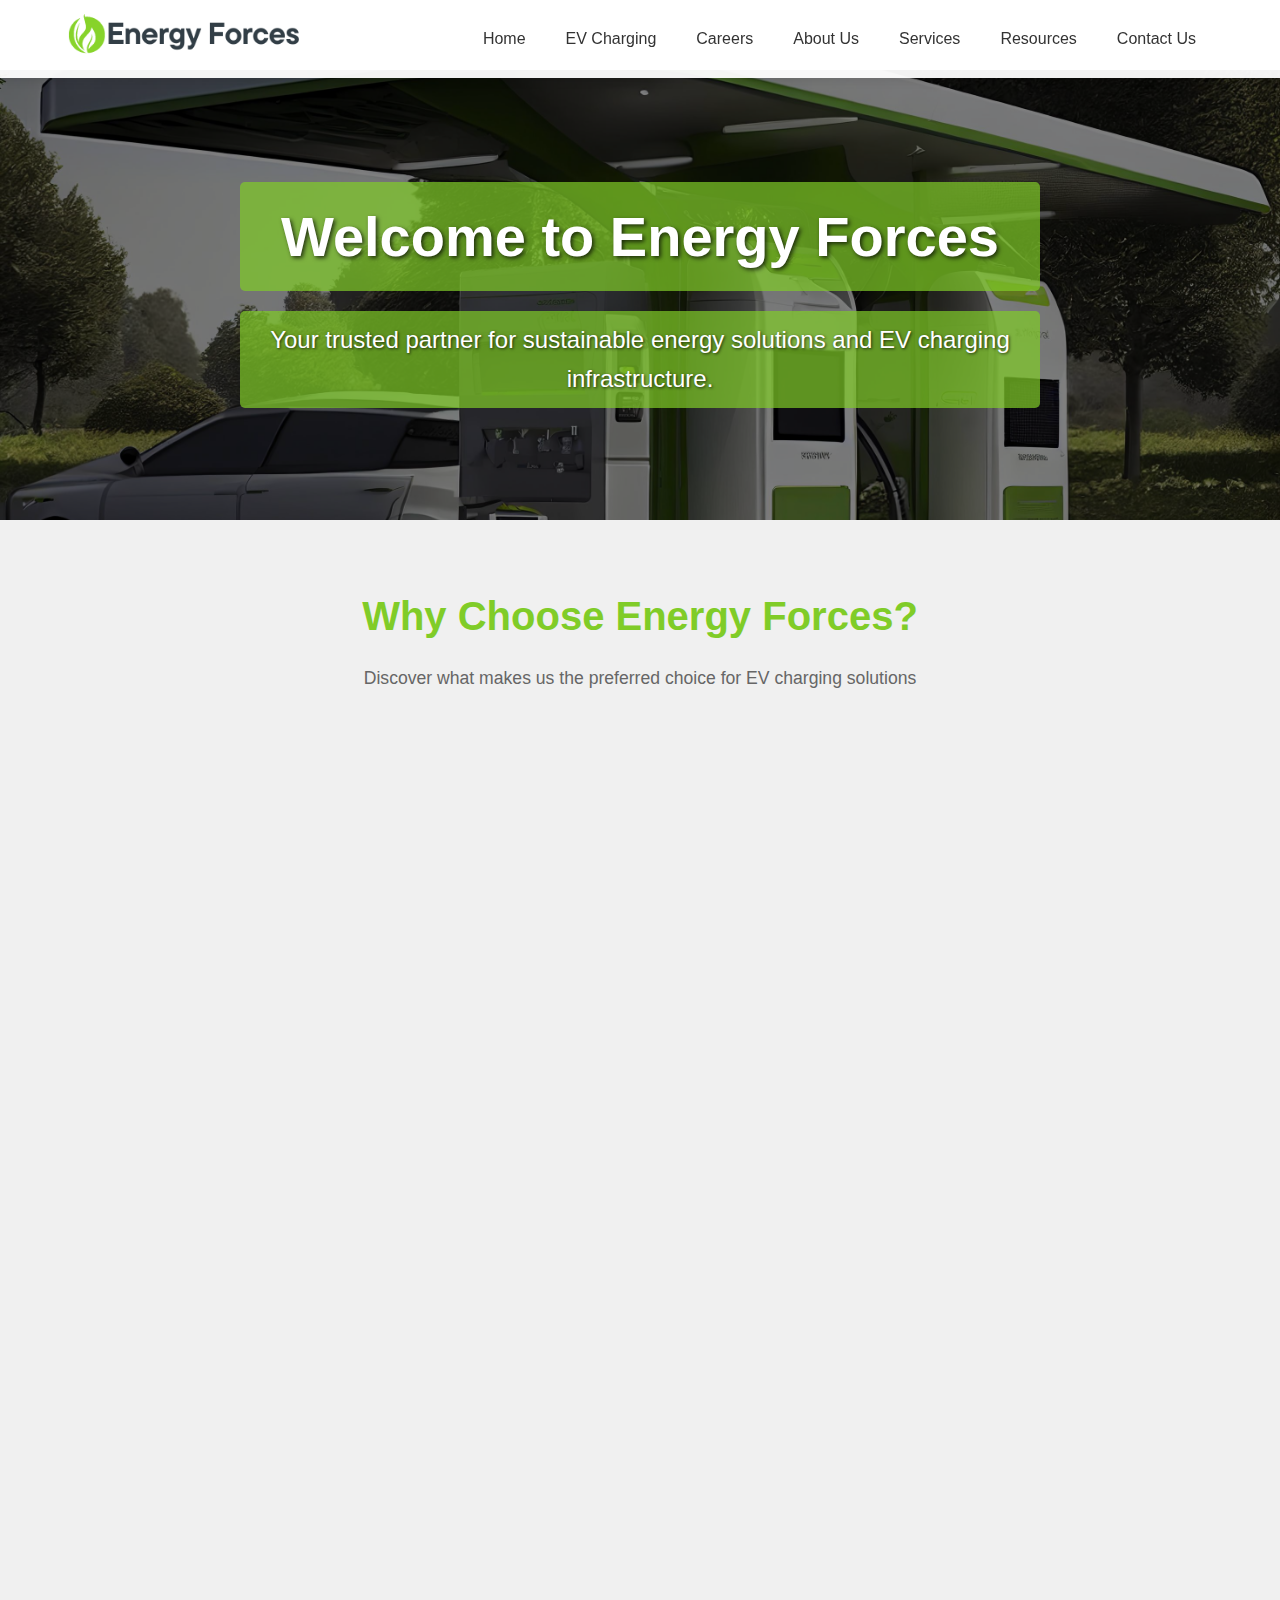
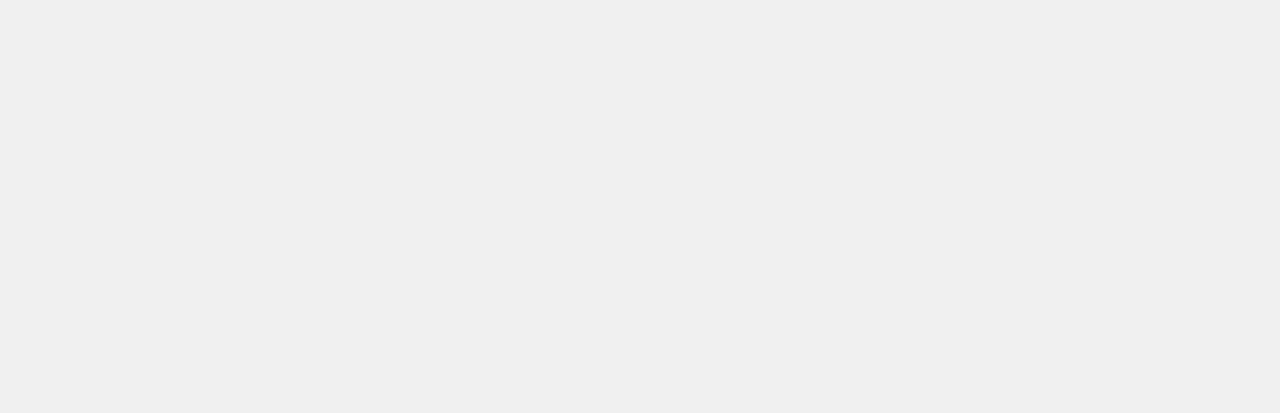
<file: index.html>
<!DOCTYPE html>
<html lang="en">
<head>
    <meta charset="UTF-8">
    <meta name="viewport" content="width=device-width, initial-scale=1.0">
    <title>Energy Force - Sustainable EV Charging Solutions</title>
    <link rel="stylesheet" href="css/style.css">
</head>
<body>  
    <!-- Main Content -->
    <header class="hero">
        <div class="hero-background" id="hero-background">
            <img src="images/ev-car.jpg" alt="Charging Station 1">
            <img src="images/ev-charger.jpeg" alt="EV Charging">
            <img src="images/ev-home.jpg" alt="Customer using charging point">
        </div>
        <div class="hero-content">
            <h1>Welcome to Energy Forces</h1>
            <p>Your trusted partner for sustainable energy solutions and EV charging infrastructure.</p>
        </div>
    </header>
<section class="why-choose-us">
    <div class="section-header">
        <h2>Why Choose Energy Forces?</h2>
        <p>Discover what makes us the preferred choice for EV charging solutions</p>
    </div>

    <div class="features-grid">
        <div class="feature-card">
            <div class="feature-icon">⚡</div>
            <h3>Ultra-Fast Charging</h3>
            <p>Our stations deliver up to 350kW charging speeds, getting you back on the road in minutes</p>
        </div>

        <div class="feature-card">
            <div class="feature-icon">🌍</div>
            <h3>Eco-Friendly Energy</h3>
            <p>100% renewable energy sources powering our nationwide network</p>
        </div>

        <div class="feature-card">
            <div class="feature-icon">📱</div>
            <h3>Smart App Control</h3>
            <p>Real-time monitoring and payment through our award-winning mobile app</p>
        </div>

        <div class="feature-card">
            <div class="feature-icon">🛡️</div>
            <h3>Premium Security</h3>
            <p>24/7 surveillance and emergency support at all locations</p>
        </div>
    </div>
</section>

    <div id="energy-efficiency-tips" class="info-section">
        <h2>Energy Efficiency Tips</h2>
        <ul>
            <li>Avoid rapid acceleration and braking to conserve energy.</li>
            <li>Regularly maintain your EV's battery for optimal performance.</li>
            <li>Charge your EV during off-peak hours to save on energy costs.</li>
        </ul>
    </div>

    <div id="customer-testimonials" class="info-section">
        <h2>Customer Testimonials</h2>
        <div class="testimonial">
            <img src="images/customer1.jpg" alt="John D." class="testimonial-img">
            <div class="testimonial-content">
                <p>"I love the convenience of the charging stations provided by Electric Power Solutions. Definitely recommend!"</p>
                <h4>- John D.</h4>
            </div>
        </div>
        <div class="testimonial">
            <img src="images/customer2.png" alt="Sarah L." class="testimonial-img">
            <div class="testimonial-content">
                <p>"The EV range calculator has been a game-changer for planning my trips. Great feature!"</p>
                <h4>- Sarah L.</h4>
            </div>
        </div>
        <div class="testimonial">
            <img src="images/customer3.jpg" alt="Emily R." class="testimonial-img">
            <div class="testimonial-content">
                <p>"Excellent customer service and reliable charging points. Keep up the good work!"</p>
                <h4>- Emily R.</h4>
            </div>
        </div>
    </div>

    <script src="js/navbar.js"></script>
    <script src="js/slideshow.js"></script>
    <script src="js/animations.js"></script>
</body>
</html>
</file>
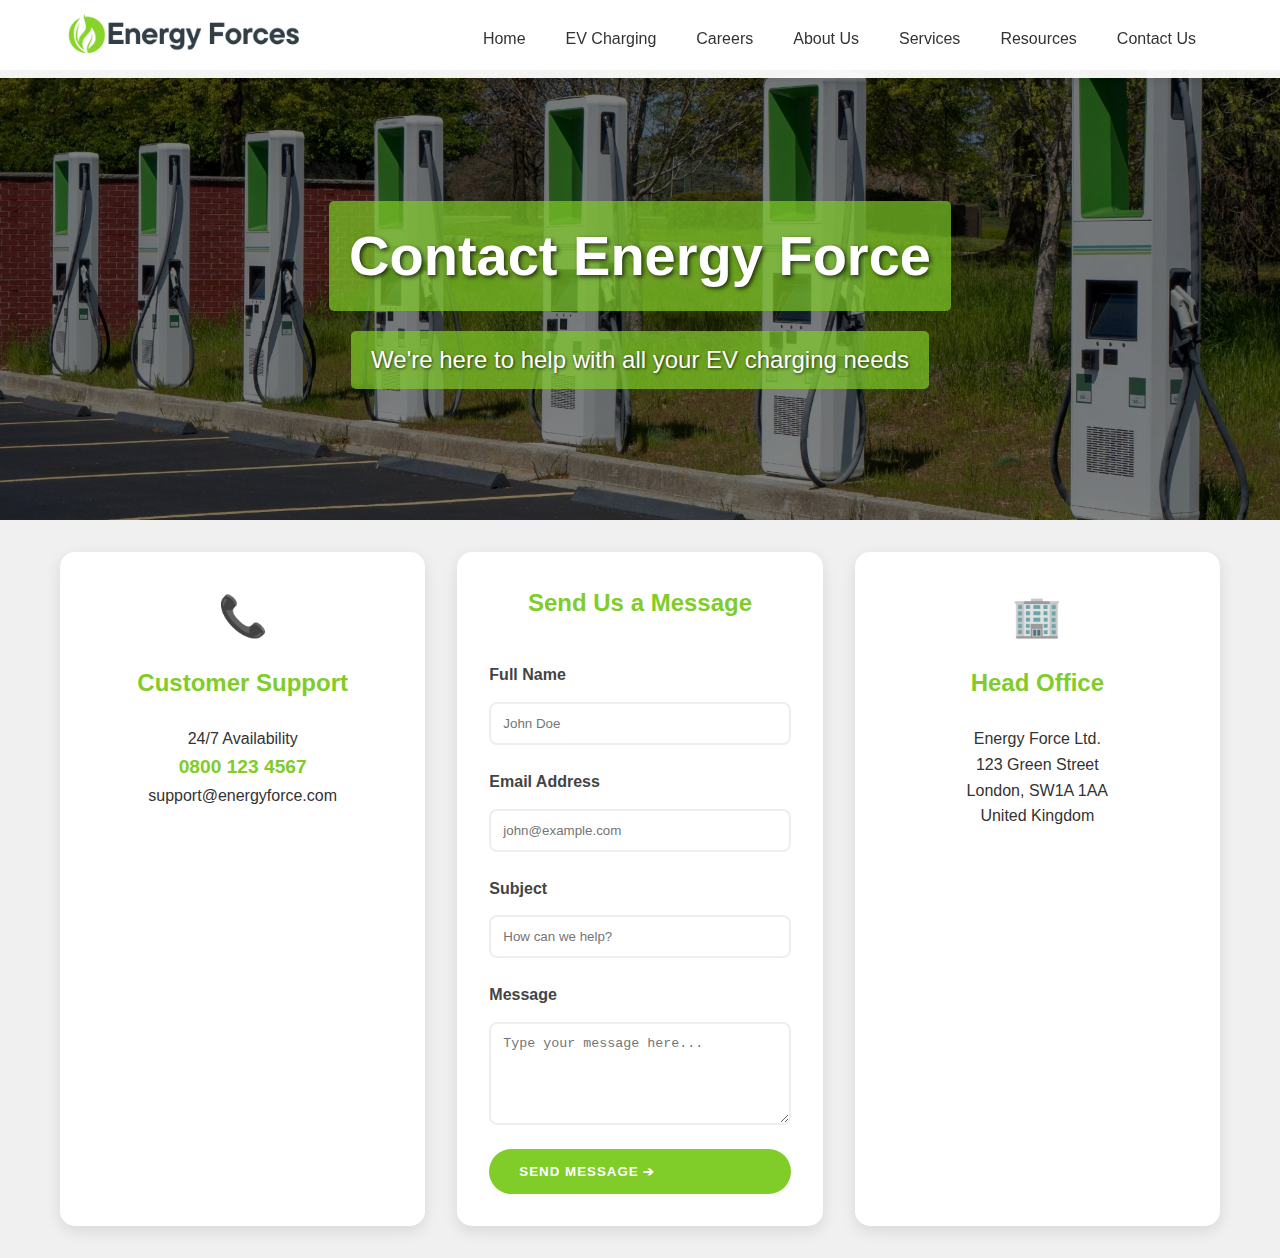
<file: contact-us.html>
<!DOCTYPE html>
<html lang="en">
<head>
  <meta charset="UTF-8">
  <meta name="viewport" content="width=device-width, initial-scale=1.0">
  <title>Contact Us - Energy Force</title>
  <link rel="stylesheet" href="css/style.css">
  <style>
    /* Contact Page Specific Styles */
    .contact-grid {
      display: grid;
      grid-template-columns: repeat(auto-fit, minmax(300px, 1fr));
      gap: 2rem;
      max-width: 1200px;
      margin: 2rem auto;
      padding: 0 20px;
    }
    
    #contact-form {
      display: grid;
      gap: 1.5rem;
      background: white;
      padding: 2rem;
      border-radius: 15px;
      box-shadow: 0 5px 15px rgba(0,0,0,0.1);
      transition: transform 0.3s ease, box-shadow 0.3s ease;
    }
    
    #contact-form:hover {
      transform: translateY(-5px);
      box-shadow: 0 8px 20px rgba(0,0,0,0.15);
    }
    
    #contact-form label {
      font-weight: 600;
      color: #444;
      margin-bottom: -10px;
    }
    
    #contact-form input,
    #contact-form textarea {
      padding: 12px;
      border: 2px solid #eee;
      border-radius: 8px;
      transition: all 0.3s ease;
    }
    
    #contact-form input:focus,
    #contact-form textarea:focus {
      border-color: #80CC28;
      outline: none;
    }
    
    .contact-card {
      background: white;
      padding: 2rem;
      border-radius: 15px;
      text-align: center;
      box-shadow: 0 5px 15px rgba(0,0,0,0.1);
      transition: transform 0.3s ease, box-shadow 0.3s ease;
    }
    
    .contact-card:hover {
      transform: translateY(-5px);
      box-shadow: 0 8px 20px rgba(0,0,0,0.15);
    }
    
    .contact-card h2 {
      color: #80CC28;
      margin-bottom: 1.5rem;
    }
    
    .contact-icon {
      font-size: 2.5rem;
      margin-bottom: 1rem;
      color: #80CC28;
    }
  </style>
</head>
<body>
  <main>
    <section class="hero">
      <div class="hero-background">
        <img src="images/ev-charger.jpeg" alt="EV Charging Station">
        <img src="images/ev-car.jpg" alt="Electric Vehicle Being Charged">
        <img src="images/ev-home.jpg" alt="EV Charger Close-up">
      </div>
      <h1>Contact Energy Force</h1>
      <p>We're here to help with all your EV charging needs</p>
    </section>
    
    <div class="contact-grid">
      <div class="contact-card">
        <div class="contact-icon">📞</div>
        <h2>Customer Support</h2>
        <p>24/7 Availability</p>
        <p class="highlight-text">0800 123 4567</p>
        <p>support@energyforce.com</p>
      </div>
      
      <form id="contact-form">
        <h2 style="text-align: center; color: #80CC28;">Send Us a Message</h2>
        <label for="name">Full Name</label>
        <input type="text" id="name" name="name" required placeholder="John Doe">
        
        <label for="email">Email Address</label>
        <input type="email" id="email" name="email" required placeholder="john@example.com">
        
        <label for="subject">Subject</label>
        <input type="text" id="subject" name="subject" required placeholder="How can we help?">
        
        <label for="message">Message</label>
        <textarea id="message" name="message" rows="5" required placeholder="Type your message here..."></textarea>
        
        <button type="submit" class="animated-button">
          Send Message ➔
        </button>
      </form>
      
      <div class="contact-card">
        <div class="contact-icon">🏢</div>
        <h2>Head Office</h2>
        <p>Energy Force Ltd.</p>
        <p>123 Green Street</p>
        <p>London, SW1A 1AA</p>
        <p>United Kingdom</p>
      </div>
    </div>
  </main>
  
  <script src="js/slideshow.js"></script>
  <script src="js/navbar.js"></script>
</body>
</html>
</file>
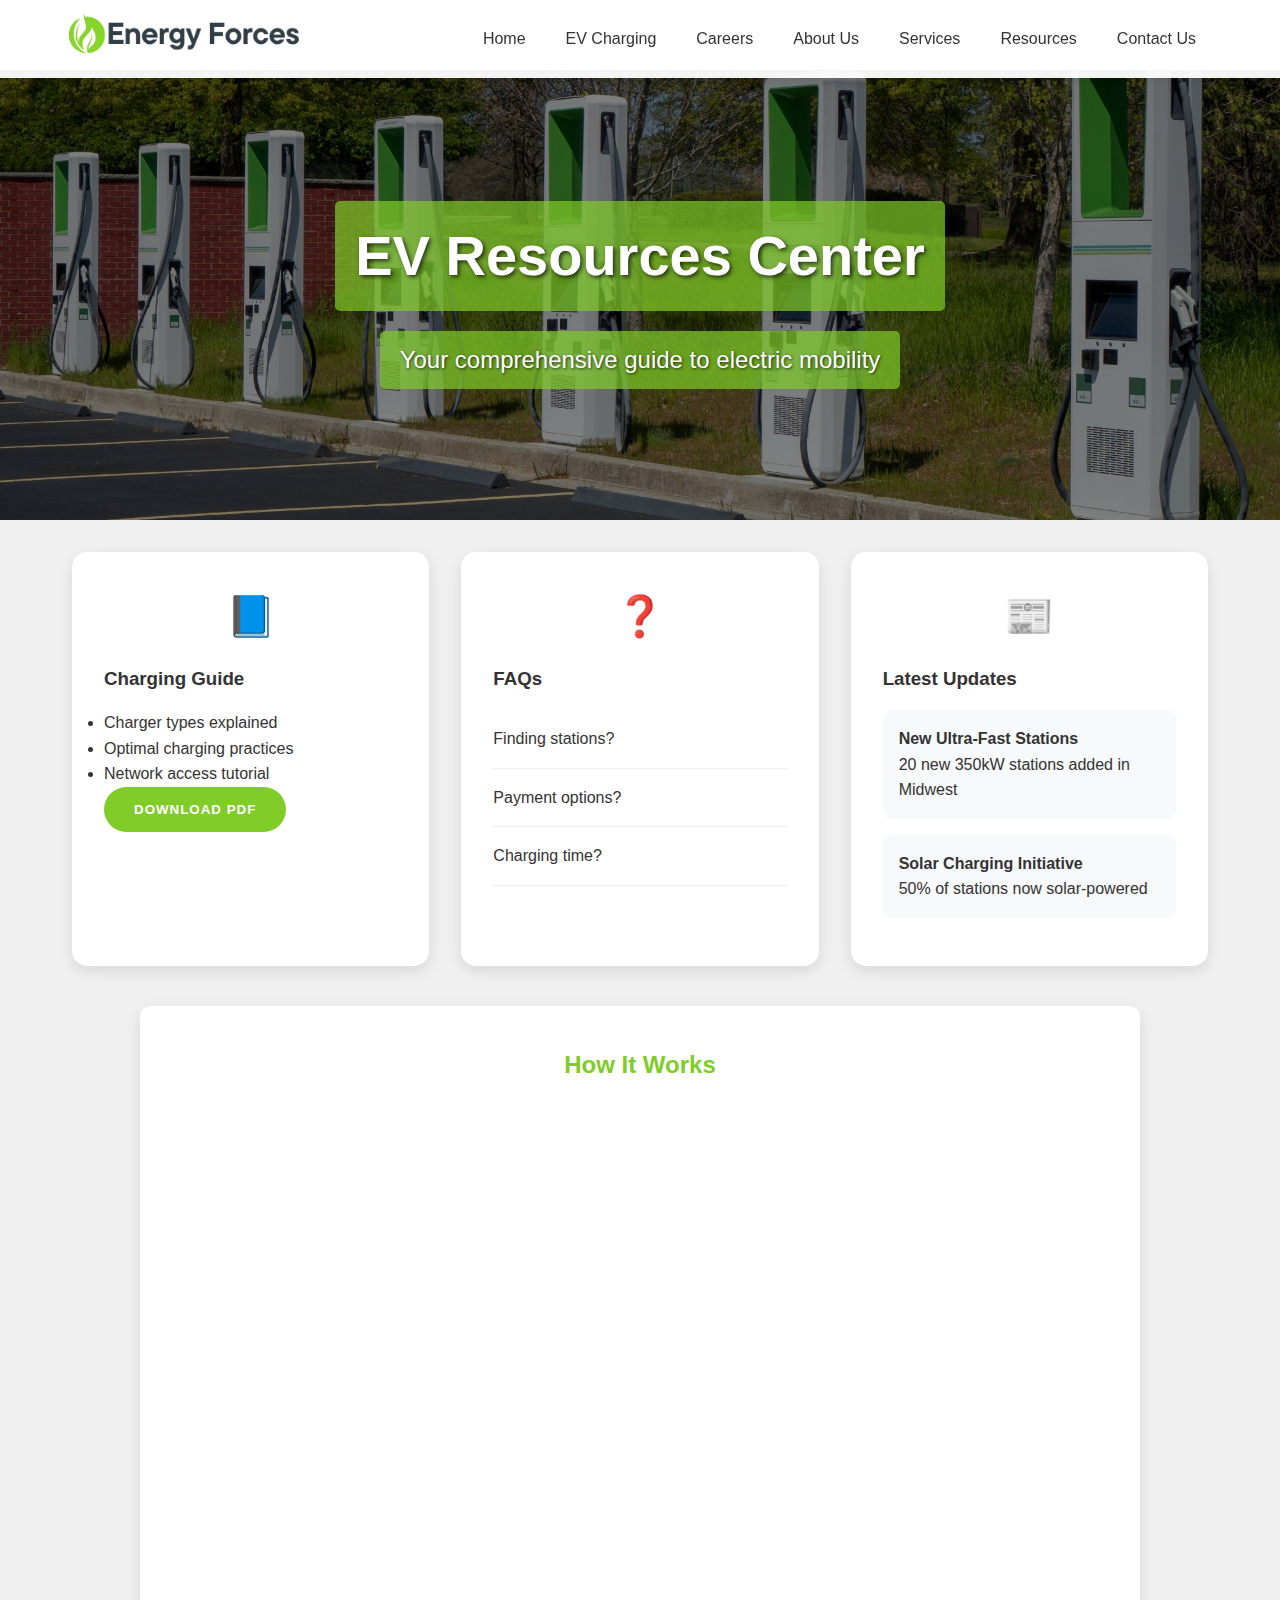
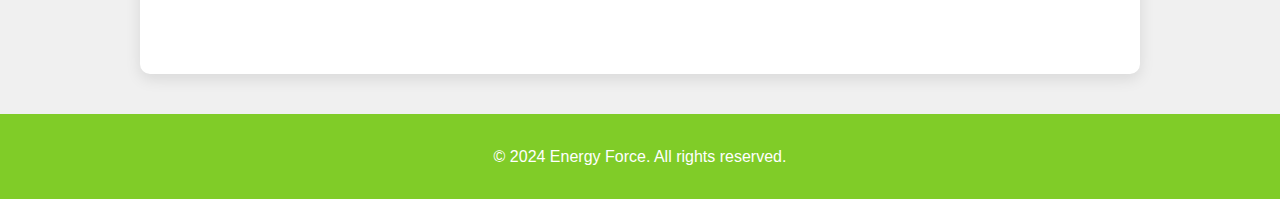
<file: resources.html>
<!DOCTYPE html>
<html lang="en">
<head>
  <meta charset="UTF-8">
  <meta name="viewport" content="width=device-width, initial-scale=1.0">
  <title>Resources - Energy Force</title>
  <link rel="stylesheet" href="css/style.css">
  <style>
    /* Additional styles for Resources Page */
    .resource-card {
      transition: transform 0.3s ease, box-shadow 0.3s ease;
    }
    .resource-card:hover {
      transform: translateY(-5px);
      box-shadow: 0 8px 20px rgba(0, 0, 0, 0.15);
    }
  </style>
</head>
<body>
  <main>
    <section class="hero">
      <div class="hero-background">
        <img src="images/ev-charger.jpeg" alt="EV Charging Station">
        <img src="images/ev-car.jpg" alt="Electric Vehicle Being Charged">
        <img src="images/ev-home.jpg" alt="EV Charger Close-up">
      </div>
      <h1>EV Resources Center</h1>
      <p>Your comprehensive guide to electric mobility</p>
    </section>

    <div class="resources-grid">
      <!-- Charging Guide Card -->
      <div class="resource-card">
        <div class="resource-icon">📘</div>
        <h3>Charging Guide</h3>
        <div class="resource-content">
          <ul>
            <li>Charger types explained</li>
            <li>Optimal charging practices</li>
            <li>Network access tutorial</li>
          </ul>
          <button class="animated-button">Download PDF</button>
        </div>
      </div>

      <!-- Interactive FAQ Card -->
      <div class="resource-card">
        <div class="resource-icon">❓</div>
        <h3>FAQs</h3>
        <div class="faq-accordion">
          <div class="faq-item">
            <div class="faq-question">Finding stations?</div>
            <div class="faq-answer">Use our mobile app with live map</div>
          </div>
          <div class="faq-item">
            <div class="faq-question">Payment options?</div>
            <div class="faq-answer">Credit cards, mobile pay, RFID cards</div>
          </div>
          <div class="faq-item">
            <div class="faq-question">Charging time?</div>
            <div class="faq-answer">30-45 mins for 80% fast charge</div>
          </div>
        </div>
      </div>

      <!-- News Section -->
      <div class="resource-card">
        <div class="resource-icon">📰</div>
        <h3>Latest Updates</h3>
        <div class="news-feed">
          <article class="news-item">
            <h4>New Ultra-Fast Stations</h4>
            <p>20 new 350kW stations added in Midwest</p>
          </article>
          <article class="news-item">
            <h4>Solar Charging Initiative</h4>
            <p>50% of stations now solar-powered</p>
          </article>
        </div>
      </div>
    </div>

    <section class="info-section video-section">
      <h2>How It Works</h2>
      <div class="video-wrapper">
        <iframe width="560" height="315" src="https://www.youtube.com/embed/XDrcdABiDU4" frameborder="0" allowfullscreen></iframe>
      </div>
    </section>
  </main>
  <footer>
    <p>&copy; 2024 Energy Force. All rights reserved.</p>
  </footer>

  <script src="js/slideshow.js"></script>
  <script src="js/navbar.js"></script>
  <script>
    // FAQ Accordion Functionality
    document.addEventListener('DOMContentLoaded', function() {
      const faqQuestions = document.querySelectorAll('.faq-question');
      faqQuestions.forEach(question => {
        question.addEventListener('click', function() {
          const answer = this.nextElementSibling;
          answer.style.display = (answer.style.display === 'block') ? 'none' : 'block';
        });
      });
    });
  </script>
</body>
</html>
</file>
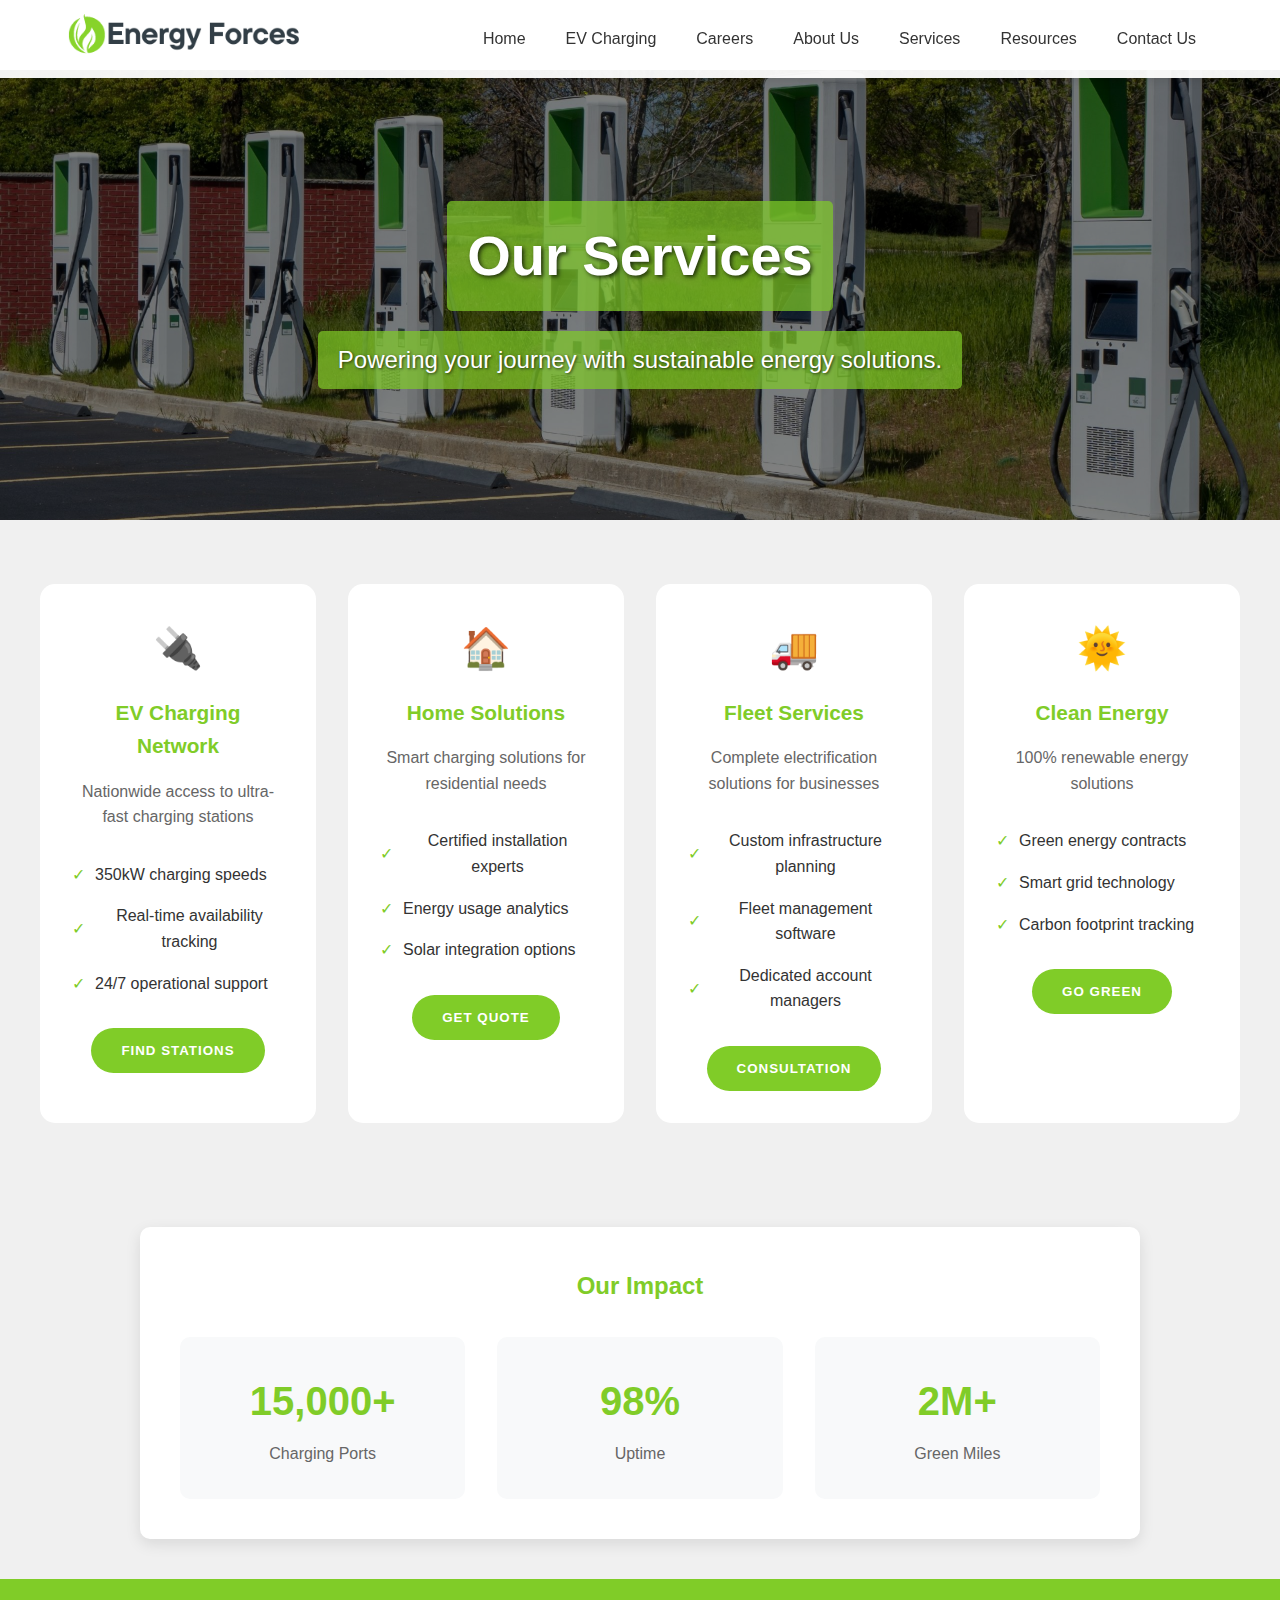
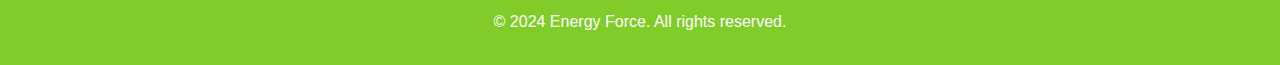
<file: services.html>
<!DOCTYPE html>
<html lang="en">
<head>
    <meta charset="UTF-8">
    <meta name="viewport" content="width=device-width, initial-scale=1.0">
    <title>Services - Energy Force</title>
    <link rel="stylesheet" href="css/style.css">
</head>
<body>
    <main>
        <section class="hero">
            <div class="hero-background">
                <img src="images/ev-charger.jpeg" alt="EV Charging Station">
                <img src="images/ev-car.jpg" alt="Electric Vehicle Being Charged">
                <img src="images/ev-home.jpg" alt="EV Charger Close-up">
            </div>
            <h1>Our Services</h1>
            <p>Powering your journey with sustainable energy solutions.</p>
        </section>


        <div class="why-choose-us">
            <div class="features-grid">
                <!-- EV Charging Network Card -->
                <div class="feature-card">
                    <div class="feature-icon">🔌</div>
                    <h3>EV Charging Network</h3>
                    <p>Nationwide access to ultra-fast charging stations</p>
                    <ul class="service-features">
                        <li>350kW charging speeds</li>
                        <li>Real-time availability tracking</li>
                        <li>24/7 operational support</li>
                    </ul>
                    <button class="animated-button">Find Stations</button>
                </div>

                <!-- Home Charging Card -->
                <div class="feature-card">
                    <div class="feature-icon">🏠</div>
                    <h3>Home Solutions</h3>
                    <p>Smart charging solutions for residential needs</p>
                    <ul class="service-features">
                        <li>Certified installation experts</li>
                        <li>Energy usage analytics</li>
                        <li>Solar integration options</li>
                    </ul>
                    <button class="animated-button">Get Quote</button>
                </div>

                <!-- Fleet Services Card -->
                <div class="feature-card">
                    <div class="feature-icon">🚚</div>
                    <h3>Fleet Services</h3>
                    <p>Complete electrification solutions for businesses</p>
                    <ul class="service-features">
                        <li>Custom infrastructure planning</li>
                        <li>Fleet management software</li>
                        <li>Dedicated account managers</li>
                    </ul>
                    <button class="animated-button">Consultation</button>
                </div>

                <!-- Energy Supply Card -->
                <div class="feature-card">
                    <div class="feature-icon">🌞</div>
                    <h3>Clean Energy</h3>
                    <p>100% renewable energy solutions</p>
                    <ul class="service-features">
                        <li>Green energy contracts</li>
                        <li>Smart grid technology</li>
                        <li>Carbon footprint tracking</li>
                    </ul>
                    <button class="animated-button">Go Green</button>
                </div>
            </div>
        </div>

        <section class="info-section stats-section">
            <h2>Our Impact</h2>
            <div class="stats-grid">
                <div class="stat-card">
                    <div class="stat-value">15,000+</div>
                    <div class="stat-label">Charging Ports</div>
                </div>
                <div class="stat-card">
                    <div class="stat-value">98%</div>
                    <div class="stat-label">Uptime</div>
                </div>
                <div class="stat-card">
                    <div class="stat-value">2M+</div>
                    <div class="stat-label">Green Miles</div>
                </div>
            </div>
        </section>
    </main>
        <footer>
        <p>&copy; 2024 Energy Force. All rights reserved.</p>
    </footer>

    <script src="js/slideshow.js"></script>
    <script src="js/navbar.js"></script>
</body>
</html>
</file>
<file: css/style.css>
/* Reset and base styles */
*, *::before, *::after {
    margin: 0;
    padding: 0;
    box-sizing: border-box;
}

body {
    font-family: 'Roboto', Arial, sans-serif;
    line-height: 1.6;
    color: #333;
    padding-top: 70px;
}

/* Typography */
h1, h2, h3 {
    font-family: 'Montserrat', sans-serif;
    margin-bottom: 1rem;
}

/* Navigation bar styles */
.navbar {
    background-color: rgba(255, 255, 255, 0.95);
    position: fixed;
    top: 0;
    width: 100%;
    z-index: 1000;
    display: flex;
    justify-content: space-between;
    align-items: center;
    padding: 10px 5%;
    box-shadow: 0 2px 10px rgba(0, 0, 0, 0.1);
    transition: all 0.3s ease;
}

.navbar-brand {
    display: flex;
    align-items: center;
}

.navbar-logo {
    height: 50px;
    width: auto;
    transition: transform 0.3s ease;
}

.navbar-logo:hover {
    transform: scale(1.05);
}

.navbar-toggle {
    display: none;
    font-size: 24px;
    cursor: pointer;
    color: #80CC28;
    background: none;
    border: none;
}

.navbar-menu {
    display: flex;
    justify-content: space-between;
    align-items: center;
}

.navbar-link > a {
    color: #333;
    text-decoration: none;
    padding: 10px 15px;
    margin: 0 5px;
    font-weight: 500;
    transition: all 0.3s ease;
    border-radius: 5px;
}

.navbar-link > a:hover {
    background-color: #80CC28;
    color: white;
}

/* Hero section */
.hero {
    position: relative;
    text-align: center;
    padding: 100px 20px;
    color: white;
    overflow: hidden;
    height: 50vh; /* Reduced to half viewport height */
    display: flex;
    flex-direction: column;
    justify-content: center;
    align-items: center;
    background-color: #f0f0f0; /* Light background color for the rest of the page */
}

.hero h1 {
    font-size: 3.5em;
    margin-bottom: 20px;
    text-shadow: 2px 2px 4px rgba(0, 0, 0, 0.7);
    position: relative;
    z-index: 2;
}

.hero p {
    font-size: 1.5em;
    max-width: 800px;
    margin: 0 auto;
    position: relative;
    z-index: 2;
    text-shadow: 1px 1px 3px rgba(0, 0, 0, 0.7);
}

.hero-background {
    position: absolute;
    top: 0;
    left: 0;
    width: 100%;
    height: 100%;
    z-index: 1;
}

.hero-background img {
    position: absolute;
    top: 0;
    left: 0;
    width: 100%;
    height: 100%;
    object-fit: cover;
    opacity: 0;
    transition: opacity 1s ease-in-out;
}

.hero-background img.active {
    opacity: 1;
}

/* Add a semi-transparent overlay for better text readability */
.hero::after {
    content: '';
    position: absolute;
    top: 0;
    left: 0;
    right: 0;
    bottom: 0;
    background: rgba(0, 0, 0, 0.5);
    z-index: 1;
}

/* Adjust text styles for better readability */
.hero h1, .hero p {
    background-color: rgba(128, 204, 40, 0.7); /* Semi-transparent background using logo color */
    padding: 10px 20px;
    border-radius: 5px;
}
body {
    background-color: #f0f0f0;
}
/* Sections */
.info-section {
    padding: 40px;
    background-color: white;
    border-radius: 10px;
    box-shadow: 0 5px 15px rgba(0, 0, 0, 0.1);
    max-width: 1000px;
    margin: 40px auto;
    transition: transform 0.3s ease;
}

.info-section:hover {
    transform: translateY(-5px);
}

.info-section h2 {
    text-align: center;
    margin-bottom: 30px;
    color: #80CC28;
}


/* Image gallery */
#image-gallery {
    display: flex;
    flex-wrap: wrap;
    justify-content: space-around;
}

#image-gallery img {
    max-width: 30%;
    margin: 10px;
    border-radius: 10px;
    box-shadow: 0 3px 10px rgba(0, 0, 0, 0.2);
    transition: transform 0.3s ease;
}

#image-gallery img:hover {
    transform: scale(1.05);
}

/* Footer */
footer {
    text-align: center;
    padding: 30px;
    background-color: #80CC28;
    color: white;
}

/* Buttons */
button {
    background-color: #80CC28;
    color: white;
    border: none;
    padding: 12px 25px;
    cursor: pointer;
    border-radius: 25px;
    font-weight: bold;
    transition: all 0.3s ease;
    text-transform: uppercase;
    letter-spacing: 1px;
}

button:hover {
    background-color: #66a320;
    transform: translateY(-2px);
    box-shadow: 0 4px 8px rgba(0, 0, 0, 0.2);
}

/* Tables */
table {
    width: 100%;
    border-collapse: separate;
    border-spacing: 0;
    margin-bottom: 20px;
    overflow: hidden;
    border-radius: 10px;
    box-shadow: 0 0 20px rgba(0, 0, 0, 0.1);
}

th, td {
    padding: 15px;
    background-color: white;
    border-bottom: 1px solid #f2f2f2;
}

th {
    background-color: #80CC28;
    color: white;
    text-transform: uppercase;
    letter-spacing: 1px;
}

/* EV Range Calculator */
#ev-range-calculator {
    padding: 30px;
    background-color: white;
    border-radius: 10px;
    box-shadow: 0 5px 15px rgba(0, 0, 0, 0.1);
    max-width: 500px;
    margin: 40px auto;
}

#ev-range-calculator h2 {
    margin-bottom: 25px;
    color: #80CC28;
}

#ev-range-calculator label {
    display: block;
    margin-bottom: 10px;
    font-weight: 500;
}

#ev-range-calculator select,
#ev-range-calculator input {
    width: 100%;
    padding: 12px;
    margin-bottom: 20px;
    border: 1px solid #ddd;
    border-radius: 5px;
    transition: border-color 0.3s ease;
}

#ev-range-calculator select:focus,
#ev-range-calculator input:focus {
    outline: none;
    border-color: #80CC28;
}

#range-output {
    margin-top: 25px;
    font-size: 1.3em;
    font-weight: bold;
    color: #80CC28;
}

/* Responsive styles */
@media (max-width: 768px) {
    .navbar-menu {
        display: none;
        flex-direction: column;
        width: 100%;
        position: absolute;
        top: 70px;
        left: 0;
        background-color: white;
        box-shadow: 0 5px 10px rgba(0, 0, 0, 0.1);
    }

    .navbar-menu.active {
        display: flex;
    }

    .navbar-link {
        width: 100%;
        text-align: center;
    }

    .navbar-link > a {
        padding: 15px 20px;
        margin: 0;
        border-radius: 0;
    }

    .navbar-toggle {
        display: block;
    }

    #image-gallery img {
        max-width: 100%;
    }
}
/* Why Choose Us Section */
.why-choose-us {
    padding: 4rem 2rem;
}

.section-header {
    text-align: center;
    margin-bottom: 3rem;
}

.section-header h2 {
    font-size: 2.5rem;
    color: #80CC28;
    margin-bottom: 1rem;
}

.section-header p {
    color: #666;
    font-size: 1.1rem;
}

.features-grid {
    display: grid;
    grid-template-columns: repeat(auto-fit, minmax(250px, 1fr));
    gap: 2rem;
    max-width: 1200px;
    margin: 0 auto;
}

.feature-card {
    background: white;
    padding: 2rem;
    border-radius: 15px;
    text-align: center;
    transition: transform 0.3s ease, box-shadow 0.3s ease;
    cursor: pointer;
}

.feature-card:hover {
    transform: translateY(-10px);
    box-shadow: 0 10px 30px rgba(0,0,0,0.1);
}

.feature-icon {
    font-size: 2.5rem;
    margin-bottom: 1rem;
    transition: transform 0.3s ease;
}

.feature-card:hover .feature-icon {
    transform: scale(1.2);
}

.feature-card h3 {
    color: #80CC28;
    margin-bottom: 1rem;
    font-size: 1.3rem;
}

.feature-card p {
    color: #666;
    line-height: 1.6;
}

@media (max-width: 768px) {
    .features-grid {
        grid-template-columns: 1fr;
    }
    
    .section-header h2 {
        font-size: 2rem;
    }
}
/* Additional Global Styles */
.highlight-text {
    font-weight: bold;
    color: #80CC28;
    font-size: 1.2em;
}

.animated-button {
    background: #80CC28;
    color: white;
    border: none;
    padding: 15px 30px;
    border-radius: 30px;
    font-weight: bold;
    cursor: pointer;
    transition: all 0.3s ease;
    display: inline-flex;
    align-items: center;
    gap: 10px;
}

.animated-button:hover {
    background: #66a320;
    transform: translateY(-2px);
    box-shadow: 0 5px 15px rgba(0,0,0,0.2);
}

.form-grid {
    display: grid;
    gap: 1.5rem;
    grid-template-columns: repeat(auto-fit, minmax(250px, 1fr));
    margin-bottom: 2rem;
}
/* Services Page Enhancements */
.service-features {
    list-style: none;
    margin: 1.5rem 0;
}

.service-features li {
    padding: 8px 0;
    display: flex;
    align-items: center;
}

.service-features li::before {
    content: "✓";
    color: #80CC28;
    margin-right: 10px;
}

.stats-section {
    text-align: center;
}

.stats-grid {
    display: grid;
    grid-template-columns: repeat(auto-fit, minmax(150px, 1fr));
    gap: 2rem;
    margin-top: 2rem;
}

.stat-card {
    background: #f8f9fa;
    padding: 2rem;
    border-radius: 10px;
}

.stat-value {
    font-size: 2.5rem;
    color: #80CC28;
    font-weight: bold;
}

.stat-label {
    color: #666;
    margin-top: 0.5rem;
}

/* Resources Page Enhancements */
.resources-grid {
    display: grid;
    grid-template-columns: repeat(auto-fit, minmax(300px, 1fr));
    gap: 2rem;
    max-width: 1200px;
    margin: 2rem auto;
    padding: 0 2rem;
}

.resource-card {
    background: white;
    border-radius: 15px;
    padding: 2rem;
    box-shadow: 0 5px 15px rgba(0,0,0,0.1);
}

.resource-icon {
    font-size: 2.5rem;
    text-align: center;
    margin-bottom: 1rem;
}

.faq-accordion {
    margin-top: 1rem;
}

.faq-item {
    border-bottom: 1px solid #eee;
    padding: 1rem 0;
}

.faq-question {
    font-weight: 500;
    cursor: pointer;
}

.faq-answer {
    display: none;
    padding-top: 0.5rem;
    color: #666;
}

.news-item {
    margin: 1rem 0;
    padding: 1rem;
    background: #f8f9fa;
    border-radius: 8px;
}

.video-wrapper {
    position: relative;
    padding-bottom: 56.25%;
    height: 0;
    margin-top: 2rem;
}

.video-wrapper iframe {
    position: absolute;
    top: 0;
    left: 0;
    width: 100%;
    height: 100%;
    border-radius: 15px;
}

@media (max-width: 768px) {
    .stats-grid {
        grid-template-columns: 1fr;
    }
    
    .resource-card {
        margin: 1rem;
    }
}
.user-location-marker .pulse-dot {
    width: 20px;
    height: 20px;
    background: #80CC28;
    border-radius: 50%;
    animation: pulse 1.5s infinite;
}

@keyframes pulse {
    0% { transform: scale(0.8); opacity: 1; }
    100% { transform: scale(2); opacity: 0; }
}

.charging-popup {
    font-family: 'Roboto', sans-serif;
}

.charging-popup h4 {
    margin: 0 0 10px;
    color: #333;
}

.charging-popup p {
    margin: 8px 0;
}
/* In ev-charging.html's style section */
.page-header {
    padding: 1.5rem 1rem;
    background: linear-gradient(135deg, #66a320 0%, #80CC28 100%);
}

.header-content {
    max-width: 1200px;
    margin: 0 auto;
}

.page-header h1 {
    font-size: 2rem;
    margin-bottom: 0.5rem;
}

.page-header p {
    font-size: 1rem;
    margin-bottom: 1.5rem;
}

.header-actions {
    display: flex;
    gap: 15px;
    justify-content: center;
    flex-wrap: wrap;
}

.search-box {
    display: flex;
    background: white;
    border-radius: 30px;
    padding: 5px 15px;
}

#location-search {
    border: none;
    padding: 8px;
    min-width: 250px;
}

.search-btn {
    background: none;
    color: #666;
    padding: 0;
}

.map-legend {
    position: fixed;
    bottom: 30px;
    left: 30px;
    z-index: 1000;
    background: rgba(255,255,255,0.95);
    padding: 15px;
    border-radius: 12px;
    box-shadow: 0 4px 12px rgba(0,0,0,0.15);
}

.legend-item {
    display: flex;
    align-items: center;
    gap: 10px;
    margin: 10px 0;
}

.legend-item img {
    width: 24px;
    height: 24px;
}

/* Adjust map height */
#map {
    height: calc(100vh - 240px);
}

@media (max-width: 768px) {
    #map {
        height: calc(100vh - 200px);
    }
    
    .map-legend {
        bottom: 10px;
        left: 10px;
        right: 10px;
        font-size: 0.9em;
    }
    
    .header-actions {
        flex-direction: column;
    }
    
    #location-search {
        min-width: auto;
    }
}
/* Add to style.css */
.animated-button.compact {
    padding: 6px 12px;
    font-size: 0.85rem;
    border-radius: 18px;
}

.charging-popup .fa-charging-station {
    color: #80CC28;
}

.popup-details {
    margin: 15px 0;
    border-top: 1px solid #eee;
    padding-top: 12px;
}

.leaflet-popup-content-wrapper {
    border-radius: 12px !important;
}
.social-media {
    text-align: center;
}

.social-icons {
    display: flex;
    justify-content: center;
    gap: 20px;
    margin-top: 15px;
}

.social-icons a {
    font-size: 2rem;
    color: #80CC28;
    transition: transform 0.3s ease, color 0.3s ease;
}

.social-icons a:hover {
    transform: scale(1.1);
    color: #66a320;
}
.team-grid {
    display: grid;
    grid-template-columns: repeat(auto-fit, minmax(250px, 1fr));
    gap: 20px;
    justify-content: center;
    max-width: 1000px;
    margin: 0 auto;
    text-align: center;
}

.team-member {
    background: #f8f9fa;
    padding: 20px;
    border-radius: 10px;
    box-shadow: 0 4px 10px rgba(0, 0, 0, 0.1);
    transition: transform 0.3s ease, box-shadow 0.3s ease;
}

.team-member:hover {
    transform: translateY(-5px);
    box-shadow: 0 6px 12px rgba(0, 0, 0, 0.15);
}

.team-member img {
    width: 150px;
    height: 150px;
    object-fit: cover;
    border-radius: 50%;
    margin-bottom: 15px;
}

.team-member h3 {
    color: #80CC28;
    font-size: 1.4rem;
    margin-bottom: 5px;
}

.team-title {
    font-weight: bold;
    color: #555;
    margin-bottom: 10px;
}

.team-member p {
    font-size: 1rem;
    color: #666;
}


/* New Testimonial Image Styles */
.testimonial {
    display: flex;
    align-items: center;
    background-color: #f8f9fa;
    border-radius: 10px;
    padding: 20px;
    margin-bottom: 20px;
    box-shadow: 0 4px 10px rgba(0, 0, 0, 0.1);
    transition: transform 0.3s ease, box-shadow 0.3s ease;
}

.testimonial:hover {
    transform: translateY(-5px);
    box-shadow: 0 6px 12px rgba(0, 0, 0, 0.15);
}

.testimonial-img {
    width: 80px;
    height: 80px;
    border-radius: 50%;
    margin-right: 15px;
    object-fit: cover;
}
/* Scroll Animation */
/* Initial hidden state */
.fade-in {
    opacity: 0;
    transform: translateY(30px);
    transition: opacity 0.8s ease-out, transform 0.8s ease-out;
}

/* Visible state when element is in view */
.fade-in.visible {
    opacity: 1;
    transform: translateY(0);
}
</file>
